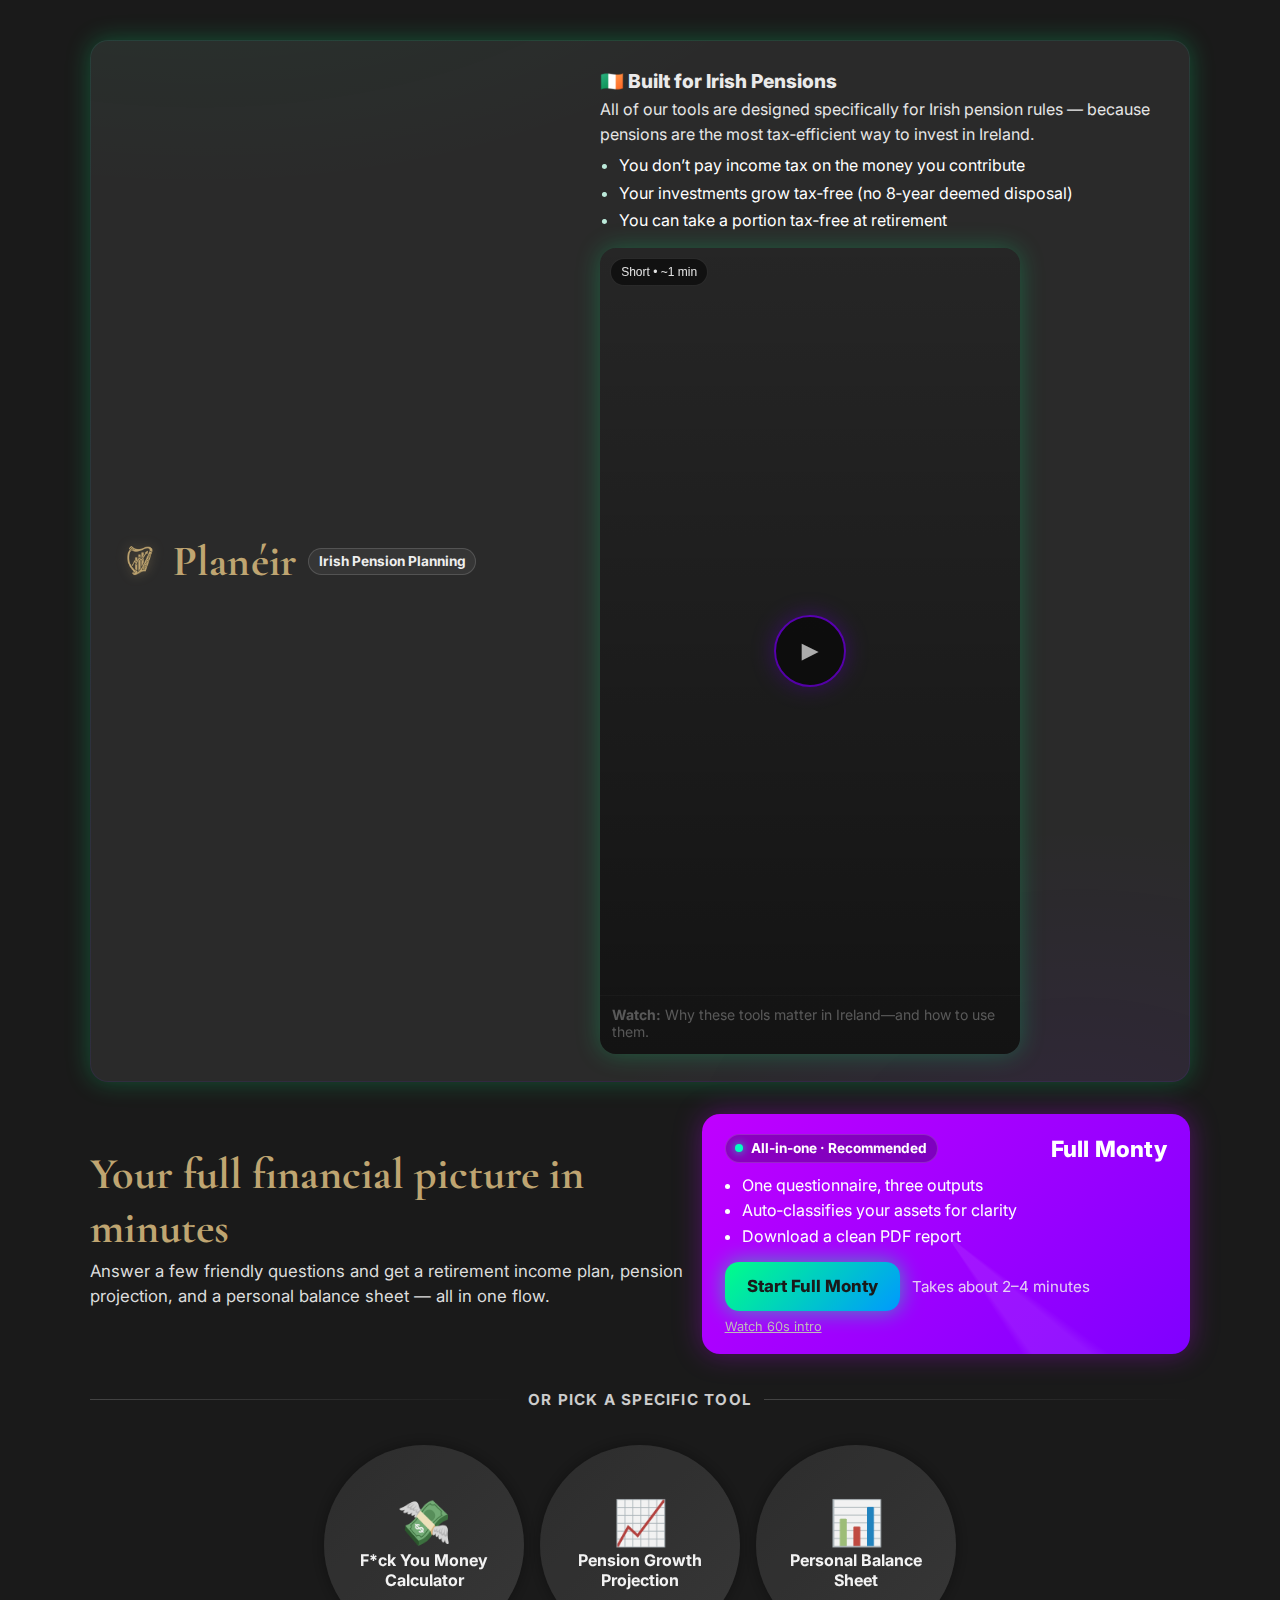
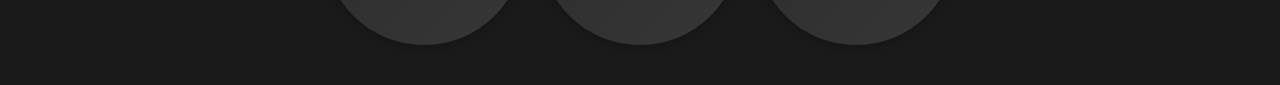
<file: index.html>
<!DOCTYPE html>
<html lang="en">
<head>
  <meta charset="UTF-8" />
  <!-- This meta tag is already correct for responsive behavior -->
  <meta name="viewport" content="width=device-width, initial-scale=1.0" />
  <title>Planéir – Financial Planning Tools</title>
  <link rel="icon" type="image/png" href="favicon.png" />
  <link href="https://fonts.googleapis.com/css2?family=Inter:wght@400;700&display=swap" rel="stylesheet" />
  <link href="https://fonts.googleapis.com/css2?family=Cormorant+Garamond:wght@700&display=swap" rel="stylesheet" />
  <link rel="prefetch" href="full-monty.html" />
  <style>
    *{box-sizing:border-box;margin:0;padding:0}
    html,body{min-height:100vh;overflow-x:hidden}
    body{font-family:'Inter',sans-serif;display:flex;flex-direction:column;align-items:center;justify-content:flex-start;gap:1.5rem;padding:clamp(1rem,4vw,2.5rem) 1rem;background:var(--bg);color:var(--ink)}
    @media (min-width:960px){body{justify-content:center}}
    /* ========== Tokens ========== */
    :root{
      --bg:#1a1a1a; --card:#2a2a2a; --ink:#fff; --muted:#bbb; --gold:#bfa571;
      --accentA:#00ff88; --accentB:#0099ff; --pmag1:#c000ff; --pmag2:#7f00ff;
      --shadow:0 0 25px rgba(0,255,136,.25);
    }
    /* ========== Page layout tweaks ========== */
    main{display:grid;gap:clamp(1rem,3vw,2rem);width:100%;max-width:1100px}
    /* ========== Brand hero (balanced without CTAs) ========== */
    .brand-hero{
      position:relative; isolation:isolate;
      background:
        radial-gradient(1100px 600px at 10% -20%, rgba(0,255,136,.06), transparent 60%),
        radial-gradient(800px 600px at 90% 110%, rgba(127,0,255,.08), transparent 60%),
        var(--card);
      border-radius: 18px;
      box-shadow: var(--shadow);
      padding: clamp(1rem, 3.5vw, 1.8rem);
      max-width: 1100px; width: 100%;
      /* Height tuned for visual weight since buttons are gone */
      min-height: clamp(220px, 36vh, 340px);
      display: grid; place-items: center;
    }

    /* animated rim-light (subtle) */
    .brand-hero::before{
      content:""; position:absolute; inset:0; border-radius:18px; pointer-events:none;
      background: conic-gradient(from 0deg, rgba(0,255,136,.24), rgba(127,0,255,.22), rgba(0,255,136,.24));
      mask: linear-gradient(#000 0 0) content-box, linear-gradient(#000 0 0);
      -webkit-mask: linear-gradient(#000 0 0) content-box, linear-gradient(#000 0 0);
      mask-composite: exclude; -webkit-mask-composite: xor;
      padding: 1px;
      animation: rimspin 14s linear infinite;
      opacity:.52;
    }
    @keyframes rimspin{ to{ transform: rotate(360deg) } }
    @media (prefers-reduced-motion: reduce){ .brand-hero::before{ animation:none; opacity:.35 }}

    /* Layout: left lockup, right text */
    .brand-hero__content{
      width: 100%;
      display: grid;
      gap: clamp(.8rem, 2vw, 1.4rem);
      grid-template-columns: 1fr;
      align-items: center;
    }
    @media (min-width: 900px){
      .brand-hero__content{
        grid-template-columns: .9fr 1.1fr;
      }
    }

    /* Brand lockup */
    .brand-hero__lockup{
      display:flex; align-items:center; gap:.75rem; flex-wrap:wrap;
    }
    .brand-hero__logo{
      width: 42px; height: 42px; filter: drop-shadow(0 0 6px rgba(191,165,113,.35));
    }
    .brand-hero__title{
      font-family:'Cormorant Garamond', serif;
      font-weight:700; letter-spacing:.2px; margin:0;
      font-size: clamp(1.9rem, 4vw, 2.7rem);
      color: var(--gold);
    }
    .brand-hero__tag{
      background: rgba(255,255,255,.06);
      border:1px solid rgba(255,255,255,.15);
      border-radius:999px; padding:.28rem .6rem; font-weight:700; font-size:.85rem; color:#eee;
    }

    /* Right column content */
    .brand-hero__kicker{
      margin:0 0 .25rem 0;
      font-weight: 800; color:#eaeaea;
      font-size: clamp(1.05rem, 2.2vw, 1.2rem);
    }
    .brand-hero__lede{
      margin:.2rem 0 .5rem 0;
      color:#e6e6e6; line-height:1.55;
      max-width: 60ch;
    }

    /* Bullets: custom markers for rhythm */
    .brand-hero__list{
      margin:.35rem 0 0 0;
      padding:0; list-style: none;
    }
    .brand-hero__list li{
      position:relative; padding-left: 1.15rem; line-height:1.45;
    }
    .brand-hero__list li + li{ margin-top:.25rem; }
    .brand-hero__list li::before{
      content:"•"; position:absolute; left:0; top:0; color:#cfe; opacity:.9;
    }

    /* Tighten on small phones */
    @media (max-width: 360px){
      .brand-hero{ min-height: 220px; }
      .brand-hero__title{ letter-spacing: 0; }
      .brand-hero__list li{ padding-left: 1rem; }
    }

    .btn-primary{display:inline-flex;align-items:center;justify-content:center;gap:.5rem;padding:.85rem 1.35rem;border-radius:14px;border:none;cursor:pointer;background:linear-gradient(135deg,var(--accentA),var(--accentB));color:#111;font-weight:800;text-decoration:none;box-shadow:0 0 22px rgba(0,255,136,.6);transition:transform .2s,box-shadow .2s,filter .2s}
    .btn-primary:hover,.btn-primary:focus-visible{transform:scale(1.03);box-shadow:0 0 28px rgba(0,255,136,.85);outline:none}
    /* ========== HERO (Full Monty) ========== */
    .hero{display:grid;gap:1rem;align-items:center;grid-template-columns:1fr}
    @media (min-width:960px){.hero{grid-template-columns:1.1fr .9fr}}
    .hero-copy h1{font-family:'Cormorant Garamond',serif;font-size:clamp(2rem,3.5vw,2.75rem);color:var(--gold);margin-bottom:.25rem}
    .hero-copy p.lead{color:#ddd;font-size:1.05rem;line-height:1.5;margin-bottom:.75rem}
    .hero-card{position:relative;overflow:hidden;background:linear-gradient(135deg,var(--pmag1),var(--pmag2));border-radius:18px;color:#fff;padding:1.2rem 1.4rem;box-shadow:0 0 28px rgba(192,0,255,.35);transition:transform .25s,box-shadow .25s,filter .25s}
    .hero-card:hover{transform:translateY(-2px);box-shadow:0 0 38px rgba(192,0,255,.55);filter:brightness(1.06)}
    .hero-card::after{content:"";position:absolute;inset:-40%;background:conic-gradient(from 0deg at 50% 50%,transparent 0 35%,rgba(255,255,255,.08) 36% 40%,transparent 41% 100%);animation:spin 8s linear infinite;pointer-events:none}
    @keyframes spin{to{transform:rotate(360deg)}}
    .hero-top{display:flex;align-items:center;justify-content:space-between;gap:.75rem}
    .badge{display:inline-flex;align-items:center;gap:.5rem;background:rgba(0,0,0,.25);border:1px solid rgba(255,255,255,.15);padding:.35rem .6rem;border-radius:999px;font-weight:700;font-size:.85rem}
    .badge .dot{width:.5rem;height:.5rem;border-radius:50%;background:#00ffc2;box-shadow:0 0 8px rgba(0,255,194,.9)}
    .hero-title{font-weight:800;font-size:1.4rem;letter-spacing:.2px}
    .hero-list{margin:.75rem 0 .9rem 1.1rem;line-height:1.35}
    .hero-list li{margin:.25rem 0}
    .hero-cta{display:flex;gap:.75rem;flex-wrap:wrap;align-items:center}
    .hero-cta .btn-primary{display:inline-flex;align-items:center;gap:.6rem;padding:.9rem 1.4rem;border-radius:14px;border:none;cursor:pointer;background:linear-gradient(135deg,var(--accentA),var(--accentB));color:#1a1a1a;font-weight:800;font-size:1.05rem;box-shadow:0 0 22px rgba(0,255,136,.6);transition:transform .2s,box-shadow .2s;text-decoration:none;animation:breathe 10s ease-in-out infinite}
    .hero-cta .btn-primary:hover{transform:scale(1.03);box-shadow:0 0 28px rgba(0,255,136,.85)}
    .hero-cta .hint{color:#f3f3f3;opacity:.85;font-size:.95rem}
    @keyframes breathe{0%,100%{transform:scale(1)}50%{transform:scale(1.015)}}
    /* ========== Secondary tools section ========== */
    .tools-head{display:flex;align-items:center;gap:.75rem;margin-top:.25rem;margin-bottom:.25rem}
    .tools-head .rule{flex:1;height:1px;background:linear-gradient(90deg,#444,transparent)}
    .tools-head .label{color:#ccc;font-weight:700;font-size:.95rem;text-transform:uppercase;letter-spacing:.08em}
    .container{display:flex;flex-wrap:wrap;justify-content:center;gap:1rem}
    .bubble{width:36vw;max-width:200px;height:36vw;max-height:200px;border-radius:50%;display:flex;flex-direction:column;justify-content:center;align-items:center;cursor:pointer;transition:transform .25s,box-shadow .25s,filter .25s;background:linear-gradient(135deg,#2e2e2e,#3a3a3a);box-shadow:0 0 16px rgba(0,0,0,.35);filter:saturate(.7) brightness(.95)}
    .bubble:hover,.bubble:focus-visible{transform:translateY(-2px) scale(1.03);background:linear-gradient(135deg,var(--accentA),var(--accentB));box-shadow:0 0 28px rgba(0,255,136,.55);filter:none;outline:2px solid var(--accentA);outline-offset:4px}
    .bubble-icon{font-size:44px;line-height:1;margin-bottom:.4rem}
    .bubble span{font-weight:700;text-align:center;font-size:16px}
    @media (max-width:480px){.bubble{width:100%;max-width:280px;aspect-ratio:1}}
    /* Accessibility focus */
    a:focus-visible,.btn-primary:focus-visible{outline:2px solid var(--accentA);outline-offset:3px;box-shadow:0 0 0 3px rgba(0,255,136,.25)}

    /* ========== YouTube Short card ========== */
    .yt-card{
      position: relative;
      width: 100%;
      max-width: 420px; /* keeps Short elegant on desktop */
      margin: clamp(.6rem, 2vw, 1rem) 0 0;
      border-radius: 16px;
      background: var(--card);
      box-shadow: var(--shadow);
      overflow: hidden;
      backdrop-filter: blur(6px);
      -webkit-backdrop-filter: blur(6px);
    }
    /* Maintain 9:16 aspect */
    .yt-card::before{
      content:"";
      display:block;
      width:100%;
      aspect-ratio: 9 / 16;
    }

    /* Poster button */
    .yt-poster{
      position:absolute; inset:0;
      display:grid; place-items:center;
      border:0; background:transparent; cursor:pointer;
      padding:0; outline:none;
    }

    /* Poster gets a background image via JS */
    .yt-poster.has-thumb{
      background-size: cover;
      background-position: center;
      background-repeat: no-repeat;
    }

    /* Readability overlay */
    .yt-poster::after{
      content:"";
      position:absolute; inset:0;
      background: linear-gradient(to top, rgba(0,0,0,.55), rgba(0,0,0,.1));
      pointer-events:none;
    }

    /* Play affordance using your magenta accent ring */
    .yt-poster__play{
      display:inline-grid; place-items:center;
      width:72px; height:72px; border-radius:50%;
      background: rgba(0,0,0,.55);
      border: 2px solid var(--pmag2);
      box-shadow: 0 0 22px rgba(127,0,255,.45);
      font-size:28px; line-height:1; color:#fff;
    }

    .yt-poster__badge{
      position:absolute; top:10px; left:10px;
      font-size:12px; color:#fff;
      background: rgba(0,0,0,.55);
      padding:6px 10px; border-radius:999px;
      border:1px solid rgba(255,255,255,.12);
    }

    /* Focus/hover states fit existing aesthetic */
    .yt-card:focus-within,
    .yt-poster:focus-visible{
      outline:2px solid var(--pmag2);
      outline-offset:3px;
      box-shadow: 0 0 28px rgba(127,0,255,.45);
    }

    .yt-caption{
      padding: 10px 12px 14px;
      font-size: 14px; color: var(--muted);
      border-top:1px solid rgba(255,255,255,.06);
    }

    /* Slight tightening for very small phones */
    @media (max-width: 360px){
      .yt-card{ max-width: 100%; }
    }

    /* Keep hero grid as-is; the Short stacks under right-column text naturally */

    .tiny-link{
      display:inline-block;
      margin-top:.5rem;
      font-size:.8rem;
      color:var(--muted);
    }
  </style>
</head>
<body>
<main>

  <section class="brand-hero" aria-label="About Planéir">
    <div class="brand-hero__content">
      <!-- Left: brand lockup -->
      <div class="brand-hero__lockup">
        <img src="favicon.png" class="brand-hero__logo" alt="" aria-hidden="true" />
        <h1 class="brand-hero__title">Planéir</h1>
        <span class="brand-hero__tag">Irish Pension Planning</span>
      </div>

      <!-- Right: message -->
      <div class="brand-hero__text">
        <h2 class="brand-hero__kicker">🇮🇪 Built for Irish Pensions</h2>
        <p class="brand-hero__lede">
          All of our tools are designed specifically for Irish pension rules — because pensions are the most tax‑efficient way to invest in Ireland.
        </p>
        <ul class="brand-hero__list">
          <li>You don’t pay income tax on the money you contribute</li>
          <li>Your investments grow tax‑free (no 8‑year deemed disposal)</li>
          <li>You can take a portion tax‑free at retirement</li>
        </ul>
        <!-- YouTube Short (click-to-play) -->
        <div id="why-video" class="yt-card" data-video-id="ZA58vuPH4CY">
          <button class="yt-poster" type="button" aria-label="Play video: Why I built these tools">
            <span class="yt-poster__badge">Short • ~1 min</span>
            <span class="yt-poster__play" aria-hidden="true">►</span>
          </button>
          <div class="yt-caption">
            <strong>Watch:</strong> Why these tools matter in Ireland—and how to use them.
          </div>
        </div>
      </div>
    </div>
  </section>

  <!-- HERO: Full Monty spotlight -->
  <section class="hero" aria-label="All-in-one planner">
    <div class="hero-copy">
      <h1>Your full financial picture in minutes</h1>
      <p class="lead">Answer a few friendly questions and get a retirement income plan, pension projection, and a personal balance sheet — all in one flow.</p>
    </div>

    <div class="hero-card" role="region" aria-label="Full Monty all-in-one">
      <div class="hero-top">
        <div class="badge"><span class="dot"></span> All‑in‑one · Recommended</div>
        <div class="hero-title">Full Monty</div>
      </div>

      <ul class="hero-list">
        <li>One questionnaire, three outputs</li>
        <li>Auto‑classifies your assets for clarity</li>
        <li>Download a clean PDF report</li>
      </ul>

      <div class="hero-cta">
        <a href="full-monty.html" class="btn-primary" aria-label="Launch Full Monty wizard">Start Full Monty</a>
        <span class="hint">Takes about 2–4 minutes</span>
      </div>
      <a href="#why-video" class="tiny-link">Watch 60s intro</a>
    </div>
  </section>

  <!-- SECONDARY: single tools -->
  <div id="tools" class="tools-head" aria-hidden="true">
    <span class="rule"></span>
    <span class="label">Or pick a specific tool</span>
    <span class="rule"></span>
  </div>

  <div class="container" role="navigation" aria-label="Individual tools">
    <div class="bubble" tabindex="0" onclick="location.href='fy-money-calculator.html'" aria-label="Open F You Money Calculator">
      <div class="bubble-icon">💸</div>
      <span>F*ck You Money<br/>Calculator</span>
    </div>

    <div class="bubble" tabindex="0" onclick="location.href='pension-projection.html'" aria-label="Open Pension Growth Projection">
      <div class="bubble-icon">📈</div>
      <span>Pension Growth<br/>Projection</span>
    </div>

    <div class="bubble" tabindex="0" onclick="location.href='personal-balance-sheet.html'" aria-label="Open Personal Balance Sheet">
      <div class="bubble-icon">📊</div>
      <span>Personal Balance<br/>Sheet</span>
    </div>
  </div>

</main>
<script>
(function initYouTubeShort(){
  const card = document.querySelector('.yt-card[data-video-id]');
  if(!card) return;

  const id = card.getAttribute('data-video-id');
  const poster = card.querySelector('.yt-poster');
  const caption = card.querySelector('.yt-caption');

  const thumbs = [
    `https://i.ytimg.com/vi/${id}/maxresdefault.jpg`,
    `https://i.ytimg.com/vi/${id}/hqdefault.jpg`
  ];

  function setPoster(bg){
    poster.style.backgroundImage = `url("${bg}")`;
    poster.classList.add('has-thumb');
  }

  // progressive preload for best thumb available
  (function loadThumb(i=0){
    if(i>=thumbs.length) return;
    const img = new Image();
    img.onload = () => setPoster(thumbs[i]);
    img.onerror = () => loadThumb(i+1);
    img.src = thumbs[i];
  })();

  function makeIframe(autoplay=true){
    const params = new URLSearchParams({
      modestbranding:'1',
      rel:'0',
      playsinline:'1',
      enablejsapi:'1',
      origin: window.location.origin
    });
    if(autoplay){
      params.set('autoplay','1');
      params.set('mute','1'); // autoplay consistency
    }

    const iframe = document.createElement('iframe');
    iframe.src = `https://www.youtube-nocookie.com/embed/${id}?` + params.toString();
    iframe.setAttribute('title','Why I built these tools');
    iframe.setAttribute('allowfullscreen','');
    iframe.setAttribute('loading','lazy');
    iframe.allow = 'accelerometer; autoplay; clipboard-write; encrypted-media; gyroscope; picture-in-picture; web-share';

    // Fill the aspect box
    iframe.style.position = 'absolute';
    iframe.style.inset = '0';
    iframe.style.width = '100%';
    iframe.style.height = '100%';
    iframe.style.border = '0';
    return iframe;
  }

  function play(){
    poster.replaceWith(makeIframe(true));
    caption && (caption.style.opacity = '1');
  }

  function onKey(e){
    if(e.key === 'Enter' || e.key === ' '){
      e.preventDefault();
      play();
    }
  }

  poster.addEventListener('click', play);
  poster.addEventListener('keydown', onKey);
})();
</script>
</body>
</html>
</file>
